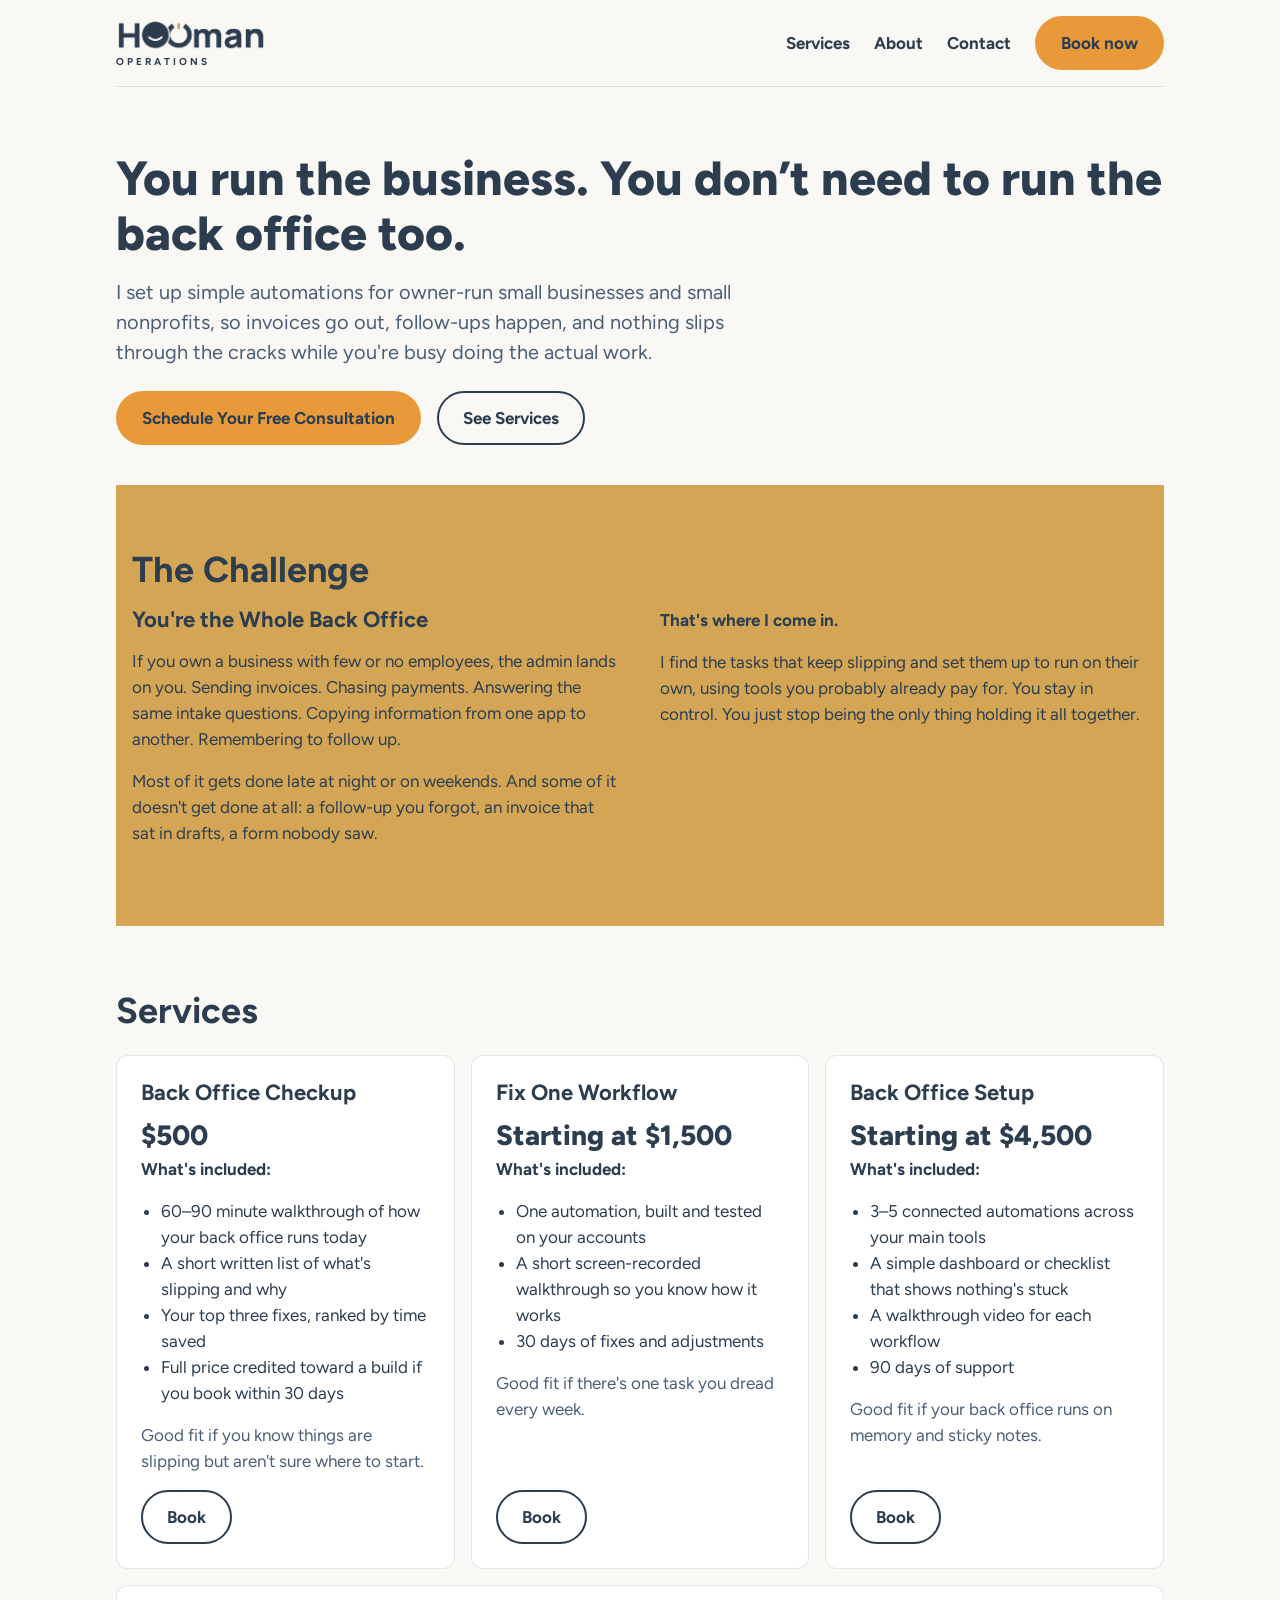
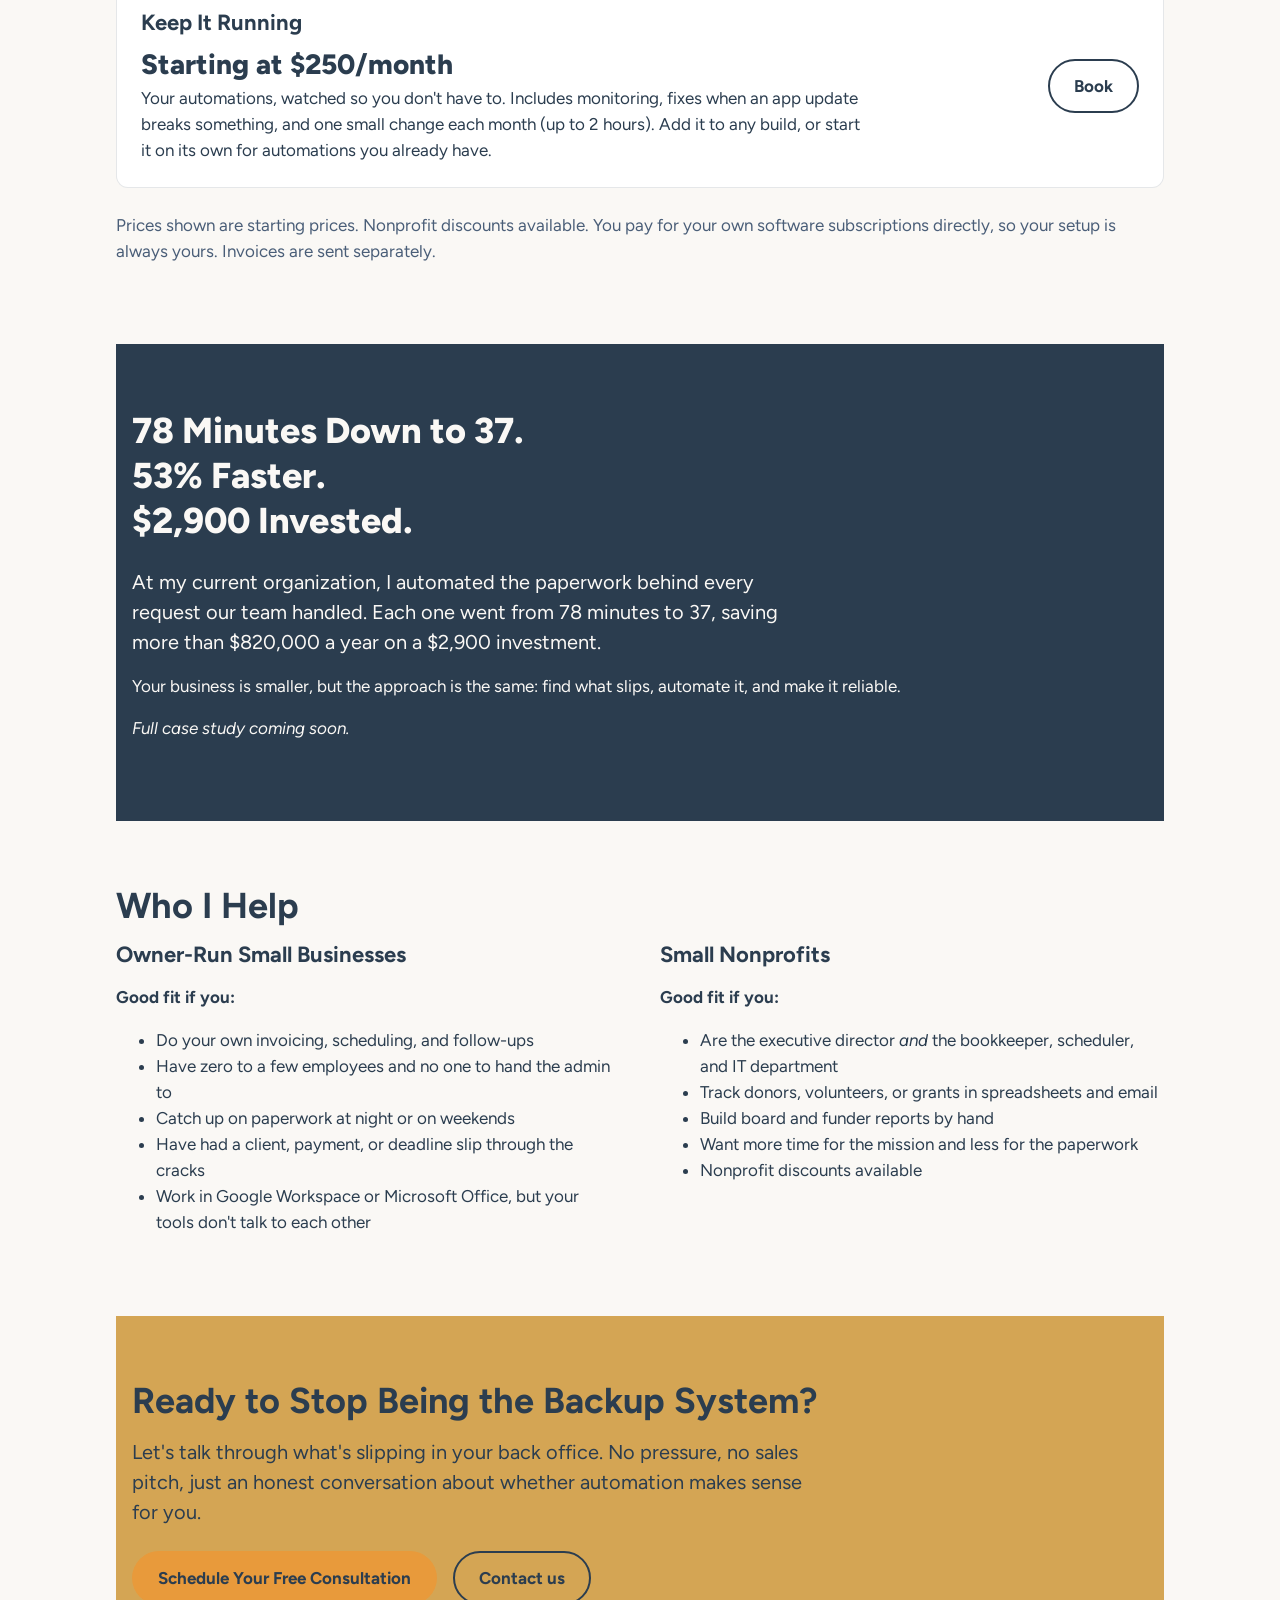
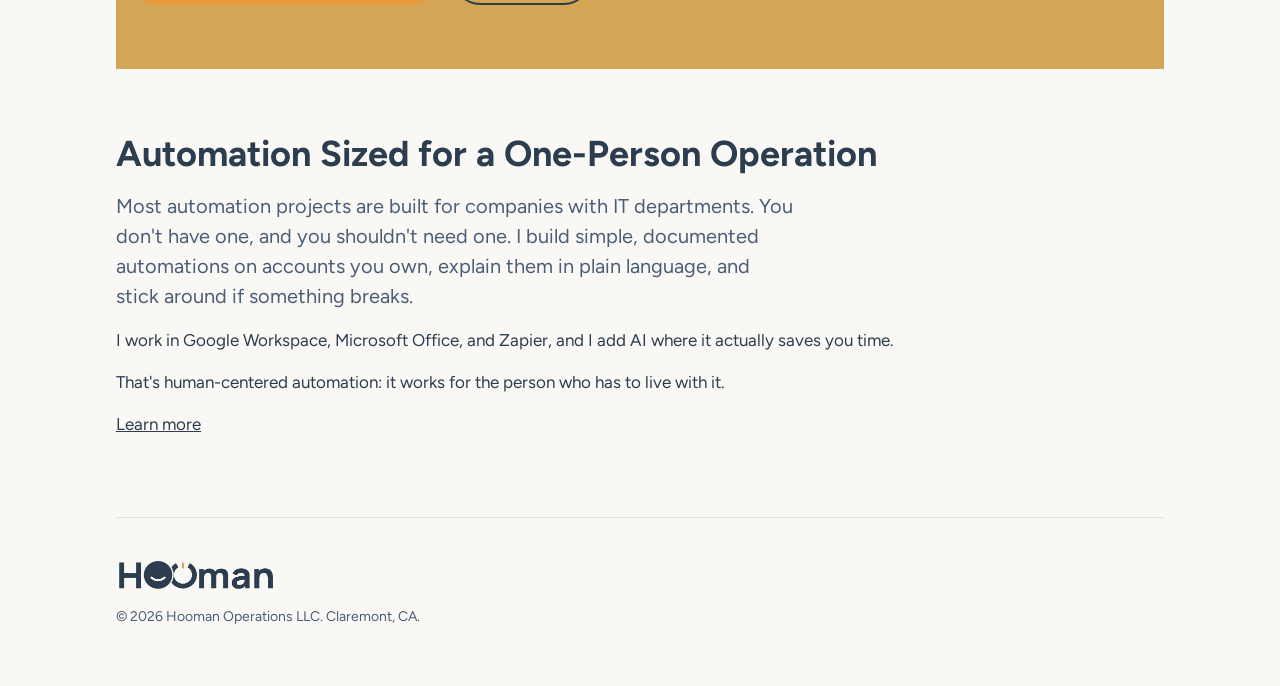
<file: index.html>
<!doctype html>
<html lang="en">
<head>
<meta charset="utf-8">
<meta name="viewport" content="width=device-width, initial-scale=1">
<title>Hooman Operations: Back-office automation for owner-run businesses</title>
<meta name="description" content="You run the business and the back office. I automate the invoices, follow-ups, and paperwork so fewer things slip and you get your evenings back.">
<link rel="preconnect" href="https://fonts.googleapis.com">
<link rel="preconnect" href="https://fonts.gstatic.com" crossorigin>
<link rel="stylesheet" href="https://fonts.googleapis.com/css2?family=Figtree:wght@400;700;800&display=swap">
<link rel="icon" type="image/svg+xml" href="assets/hooman-mark.svg">
<link rel="stylesheet" href="styles.css">
</head>
<body>
<div class="wrap">
  <header class="site-header">
    <a class="brand" href="index.html" aria-label="Hooman Operations home">
      <span class="brand-name"><img class="brand-lockup" src="assets/hooman-lockup.png" width="150" height="33" alt="Hooman"><span>OPERATIONS</span></span>
    </a>
    <nav class="nav" aria-label="Main">
      <a href="services.html">Services</a>
      <a href="about.html">About</a>
      <a href="contact.html">Contact</a>
      <a class="btn btn-primary" href="https://calendar.google.com/appointments/schedules/AcZssZ2_VvxZIFfbAgvoko3_PVBYzL5YbSTcOL3ePzEgZeG7tLObebaCt1iZmWo91R_sgkOnDjs3twGZ" target="_blank" rel="noopener">Book now</a>
    </nav>
  </header>

  <main>
    <section class="hero">
      <h1>You run the business. You don’t need to run the back office too.</h1>
      <p class="lede">I set up simple automations for owner-run small businesses and small nonprofits, so invoices go out, follow-ups happen, and nothing slips through the cracks while you're busy doing the actual work.</p>
      <div class="actions">
        <a class="btn btn-primary" href="https://calendar.google.com/appointments/schedules/AcZssZ2_VvxZIFfbAgvoko3_PVBYzL5YbSTcOL3ePzEgZeG7tLObebaCt1iZmWo91R_sgkOnDjs3twGZ" target="_blank" rel="noopener">Schedule Your Free Consultation</a>
        <a class="btn btn-secondary" href="services.html">See Services</a>
      </div>
    </section>

    <section class="band-gold">
      <div class="wrap">
        <h2>The Challenge</h2>
        <div class="two-col">
          <div>
            <h3>You're the Whole Back Office</h3>
            <p>If you own a business with few or no employees, the admin lands on you. Sending invoices. Chasing payments. Answering the same intake questions. Copying information from one app to another. Remembering to follow up.</p>
            <p>Most of it gets done late at night or on weekends. And some of it doesn't get done at all: a follow-up you forgot, an invoice that sat in drafts, a form nobody saw.</p>
          </div>
          <div>
            <p><strong>That's where I come in.</strong></p>
            <p>I find the tasks that keep slipping and set them up to run on their own, using tools you probably already pay for. You stay in control. You just stop being the only thing holding it all together.</p>
          </div>
        </div>
      </div>
    </section>

    <section>
      <h2>Services</h2>
      <div class="cards">
        <article class="card">
          <h3>Back Office Checkup</h3>
          <p class="price">$500</p>
          <p><strong>What's included:</strong></p>
          <ul>
            <li>60–90 minute walkthrough of how your back office runs today</li>
            <li>A short written list of what's slipping and why</li>
            <li>Your top three fixes, ranked by time saved</li>
            <li>Full price credited toward a build if you book within 30 days</li>
          </ul>
          <p class="muted">Good fit if you know things are slipping but aren't sure where to start.</p>
          <a class="btn btn-secondary" href="https://calendar.google.com/appointments/schedules/AcZssZ2_VvxZIFfbAgvoko3_PVBYzL5YbSTcOL3ePzEgZeG7tLObebaCt1iZmWo91R_sgkOnDjs3twGZ" target="_blank" rel="noopener">Book</a>
        </article>
        <article class="card">
          <h3>Fix One Workflow</h3>
          <p class="price">Starting at $1,500</p>
          <p><strong>What's included:</strong></p>
          <ul>
            <li>One automation, built and tested on your accounts</li>
            <li>A short screen-recorded walkthrough so you know how it works</li>
            <li>30 days of fixes and adjustments</li>
          </ul>
          <p class="muted">Good fit if there's one task you dread every week.</p>
          <a class="btn btn-secondary" href="https://calendar.google.com/appointments/schedules/AcZssZ2_VvxZIFfbAgvoko3_PVBYzL5YbSTcOL3ePzEgZeG7tLObebaCt1iZmWo91R_sgkOnDjs3twGZ" target="_blank" rel="noopener">Book</a>
        </article>
        <article class="card">
          <h3>Back Office Setup</h3>
          <p class="price">Starting at $4,500</p>
          <p><strong>What's included:</strong></p>
          <ul>
            <li>3–5 connected automations across your main tools</li>
            <li>A simple dashboard or checklist that shows nothing's stuck</li>
            <li>A walkthrough video for each workflow</li>
            <li>90 days of support</li>
          </ul>
          <p class="muted">Good fit if your back office runs on memory and sticky notes.</p>
          <a class="btn btn-secondary" href="https://calendar.google.com/appointments/schedules/AcZssZ2_VvxZIFfbAgvoko3_PVBYzL5YbSTcOL3ePzEgZeG7tLObebaCt1iZmWo91R_sgkOnDjs3twGZ" target="_blank" rel="noopener">Book</a>
        </article>
      </div>
      <article class="card card-strip">
        <div>
          <h3>Keep It Running</h3>
          <p class="price">Starting at $250/month</p>
          <p>Your automations, watched so you don't have to. Includes monitoring, fixes when an app update breaks something, and one small change each month (up to 2 hours). Add it to any build, or start it on its own for automations you already have.</p>
        </div>
        <a class="btn btn-secondary" href="https://calendar.google.com/appointments/schedules/AcZssZ2_VvxZIFfbAgvoko3_PVBYzL5YbSTcOL3ePzEgZeG7tLObebaCt1iZmWo91R_sgkOnDjs3twGZ" target="_blank" rel="noopener">Book</a>
      </article>
      <p class="muted" style="margin-top: 24px;">Prices shown are starting prices. Nonprofit discounts available. You pay for your own software subscriptions directly, so your setup is always yours. Invoices are sent separately.</p>
    </section>

    <section class="band-slate">
      <div class="wrap">
        <p class="stats">78 Minutes Down to 37.<br>53% Faster.<br>$2,900 Invested.</p>
        <p class="lede" style="color: var(--ivory);">At my current organization, I automated the paperwork behind every request our team handled. Each one went from 78 minutes to 37, saving more than $820,000 a year on a $2,900 investment.</p>
        <p>Your business is smaller, but the approach is the same: find what slips, automate it, and make it reliable.</p>
        <p class="muted" style="color: var(--ivory);"><em>Full case study coming soon.</em></p>
      </div>
    </section>

    <section>
      <h2>Who I Help</h2>
      <div class="two-col">
        <div>
          <h3>Owner-Run Small Businesses</h3>
          <p><strong>Good fit if you:</strong></p>
          <ul>
            <li>Do your own invoicing, scheduling, and follow-ups</li>
            <li>Have zero to a few employees and no one to hand the admin to</li>
            <li>Catch up on paperwork at night or on weekends</li>
            <li>Have had a client, payment, or deadline slip through the cracks</li>
            <li>Work in Google Workspace or Microsoft Office, but your tools don't talk to each other</li>
          </ul>
        </div>
        <div>
          <h3>Small Nonprofits</h3>
          <p><strong>Good fit if you:</strong></p>
          <ul>
            <li>Are the executive director <em>and</em> the bookkeeper, scheduler, and IT department</li>
            <li>Track donors, volunteers, or grants in spreadsheets and email</li>
            <li>Build board and funder reports by hand</li>
            <li>Want more time for the mission and less for the paperwork</li>
            <li>Nonprofit discounts available</li>
          </ul>
        </div>
      </div>
    </section>

    <section class="band-gold">
      <div class="wrap">
        <h2>Ready to Stop Being the Backup System?</h2>
        <p class="lede" style="color: var(--slate-deep);">Let's talk through what's slipping in your back office. No pressure, no sales pitch, just an honest conversation about whether automation makes sense for you.</p>
        <div class="actions" style="display:flex; gap: 16px; flex-wrap: wrap; margin-top: 24px;">
          <a class="btn btn-primary" href="https://calendar.google.com/appointments/schedules/AcZssZ2_VvxZIFfbAgvoko3_PVBYzL5YbSTcOL3ePzEgZeG7tLObebaCt1iZmWo91R_sgkOnDjs3twGZ" target="_blank" rel="noopener">Schedule Your Free Consultation</a>
          <a class="btn btn-secondary" href="contact.html">Contact us</a>
        </div>
      </div>
    </section>

    <section>
      <h2>Automation Sized for a One-Person Operation</h2>
      <p class="lede">Most automation projects are built for companies with IT departments. You don't have one, and you shouldn't need one. I build simple, documented automations on accounts you own, explain them in plain language, and stick around if something breaks.</p>
      <p>I work in Google Workspace, Microsoft Office, and Zapier, and I add AI where it actually saves you time.</p>
      <p>That's human-centered automation: it works for the person who has to live with it.</p>
      <p><a href="about.html">Learn more</a></p>
    </section>
  </main>

  <footer class="site-footer">
    <img class="footer-lockup" src="assets/hooman-lockup.png" width="160" height="35" alt="Hooman Operations">
    <p>&copy; 2026 Hooman Operations LLC. Claremont, CA.</p>
  </footer>
</div>
</body>
</html>
</file>
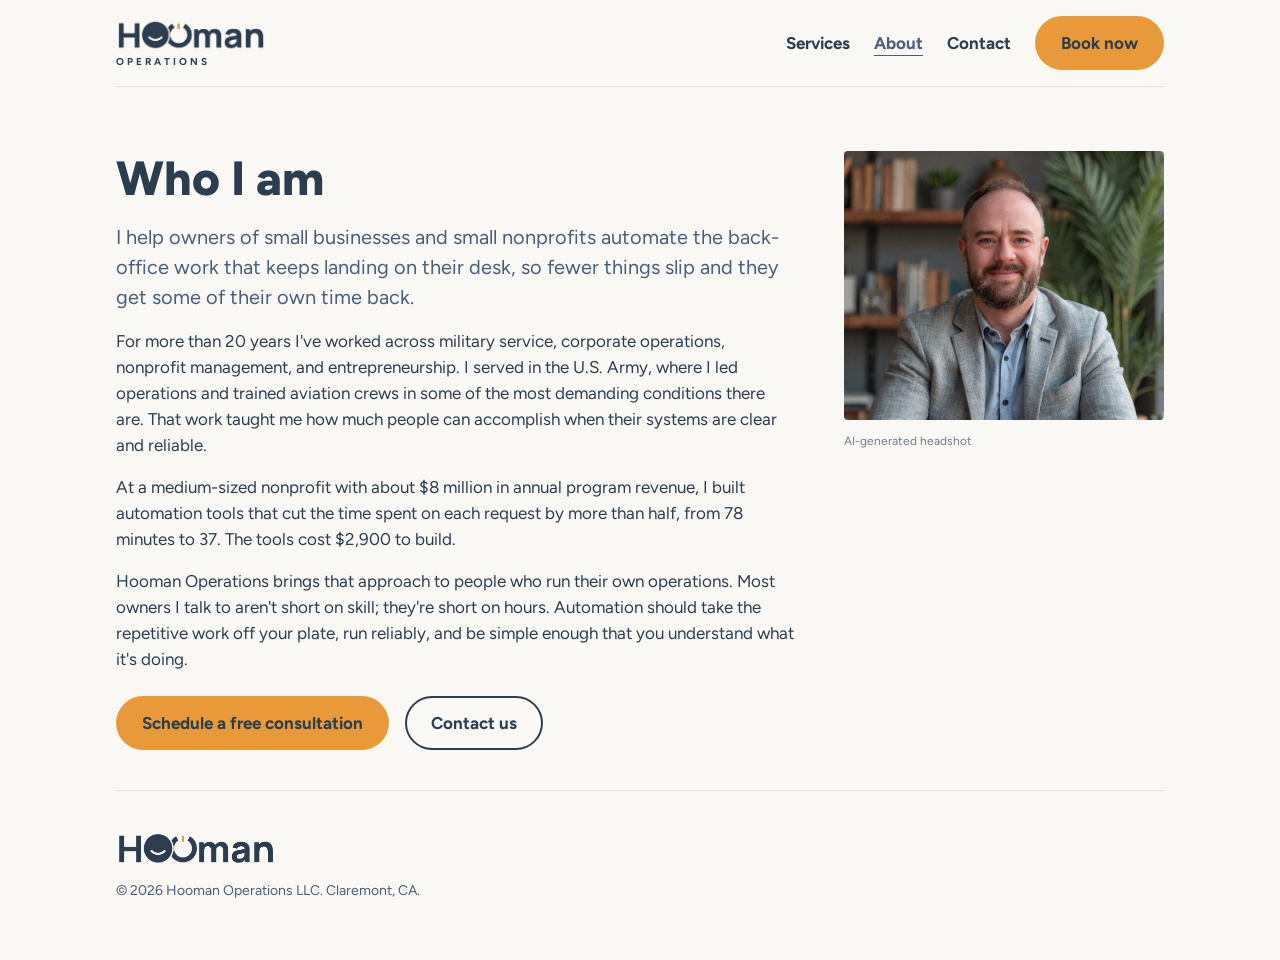
<file: about.html>
<!doctype html>
<html lang="en">
<head>
<meta charset="utf-8">
<meta name="viewport" content="width=device-width, initial-scale=1">
<title>About: Hooman Operations</title>
<meta name="description" content="About Hooman Operations, back-office automation for owner-run small businesses and small nonprofits.">
<link rel="preconnect" href="https://fonts.googleapis.com">
<link rel="preconnect" href="https://fonts.gstatic.com" crossorigin>
<link rel="stylesheet" href="https://fonts.googleapis.com/css2?family=Figtree:wght@400;700;800&display=swap">
<link rel="icon" type="image/svg+xml" href="assets/hooman-mark.svg">
<link rel="stylesheet" href="styles.css">
</head>
<body>
<div class="wrap">
  <header class="site-header">
    <a class="brand" href="index.html" aria-label="Hooman Operations home">
      <span class="brand-name"><img class="brand-lockup" src="assets/hooman-lockup.png" width="150" height="33" alt="Hooman"><span>OPERATIONS</span></span>
    </a>
    <nav class="nav" aria-label="Main">
      <a href="services.html">Services</a>
      <a href="about.html" aria-current="page">About</a>
      <a href="contact.html">Contact</a>
      <a class="btn btn-primary" href="https://calendar.google.com/appointments/schedules/AcZssZ2_VvxZIFfbAgvoko3_PVBYzL5YbSTcOL3ePzEgZeG7tLObebaCt1iZmWo91R_sgkOnDjs3twGZ" target="_blank" rel="noopener">Book now</a>
    </nav>
  </header>

  <main>
    <section class="hero about-layout">
      <figure class="about-photo">
        <img src="assets/headshot.jpg" width="800" height="672" alt="James Dreiling, founder of Hooman Operations">
        <figcaption>AI-generated headshot</figcaption>
      </figure>
      <div class="about-text">
      <h1>Who I am</h1>
      <p class="lede">I help owners of small businesses and small nonprofits automate the back-office work that keeps landing on their desk, so fewer things slip and they get some of their own time back.</p>
      <p>For more than 20 years I've worked across military service, corporate operations, nonprofit management, and entrepreneurship. I served in the U.S. Army, where I led operations and trained aviation crews in some of the most demanding conditions there are. That work taught me how much people can accomplish when their systems are clear and reliable.</p>
      <p>At a medium-sized nonprofit with about $8 million in annual program revenue, I built automation tools that cut the time spent on each request by more than half, from 78 minutes to 37. The tools cost $2,900 to build.</p>
      <p>Hooman Operations brings that approach to people who run their own operations. Most owners I talk to aren't short on skill; they're short on hours. Automation should take the repetitive work off your plate, run reliably, and be simple enough that you understand what it's doing.</p>
      <div class="actions" style="display:flex; gap: 16px; flex-wrap: wrap; margin-top: 24px;">
        <a class="btn btn-primary" href="https://calendar.google.com/appointments/schedules/AcZssZ2_VvxZIFfbAgvoko3_PVBYzL5YbSTcOL3ePzEgZeG7tLObebaCt1iZmWo91R_sgkOnDjs3twGZ" target="_blank" rel="noopener">Schedule a free consultation</a>
        <a class="btn btn-secondary" href="contact.html">Contact us</a>
      </div>
      </div>
    </section>
  </main>

  <footer class="site-footer">
    <img class="footer-lockup" src="assets/hooman-lockup.png" width="160" height="35" alt="Hooman Operations">
    <p>&copy; 2026 Hooman Operations LLC. Claremont, CA.</p>
  </footer>
</div>
</body>
</html>
</file>
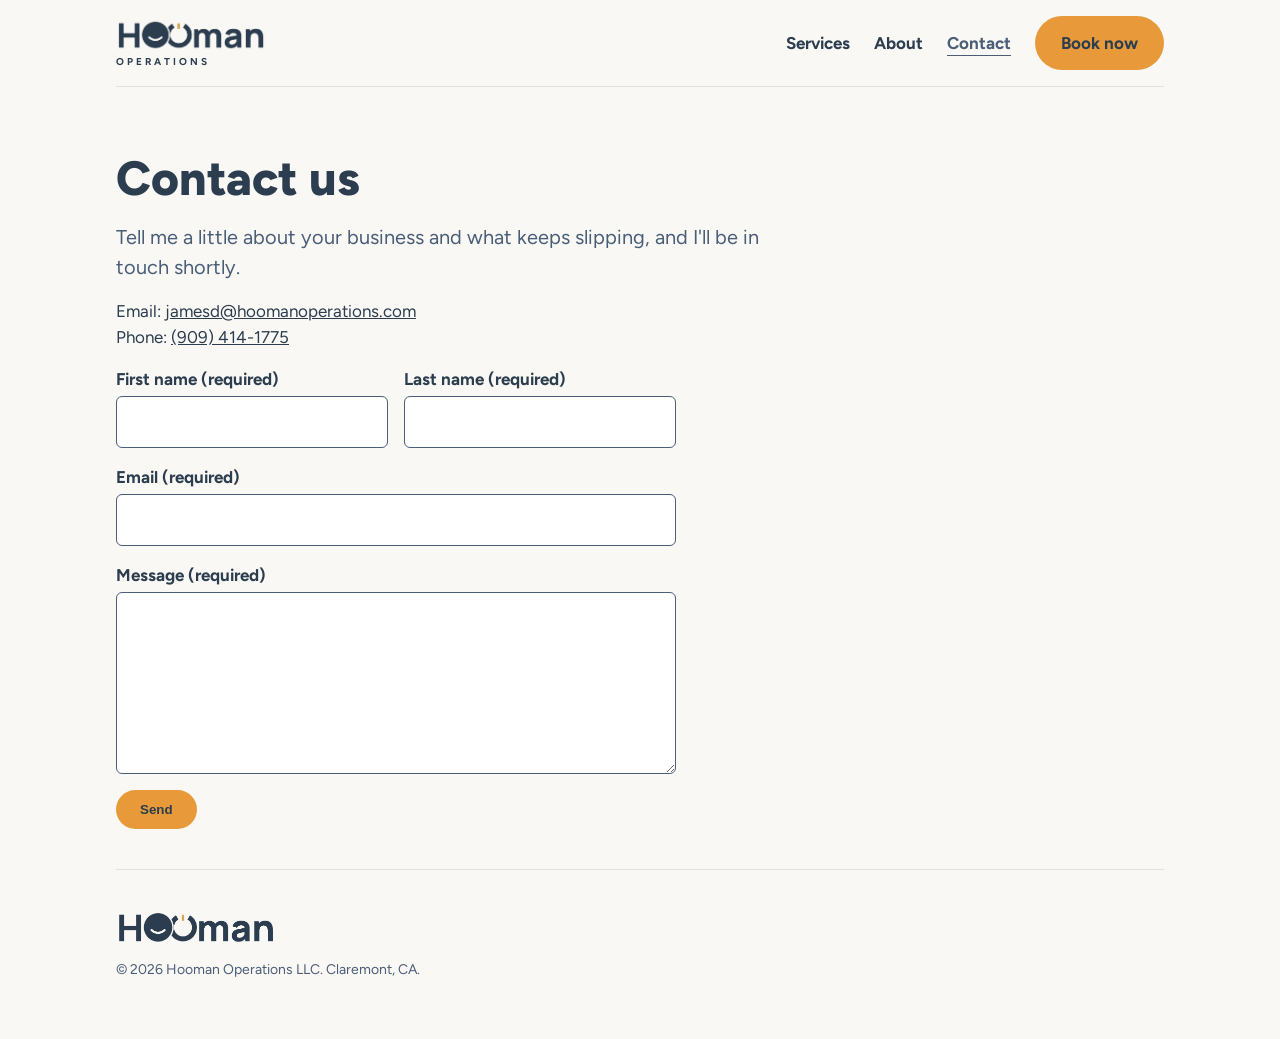
<file: contact.html>
<!doctype html>
<html lang="en">
<head>
<meta charset="utf-8">
<meta name="viewport" content="width=device-width, initial-scale=1">
<title>Contact: Hooman Operations</title>
<meta name="description" content="Contact Hooman Operations about back-office automation for your small business or small nonprofit.">
<link rel="preconnect" href="https://fonts.googleapis.com">
<link rel="preconnect" href="https://fonts.gstatic.com" crossorigin>
<link rel="stylesheet" href="https://fonts.googleapis.com/css2?family=Figtree:wght@400;700;800&display=swap">
<link rel="icon" type="image/svg+xml" href="assets/hooman-mark.svg">
<link rel="stylesheet" href="styles.css">
</head>
<body>
<div class="wrap">
  <header class="site-header">
    <a class="brand" href="index.html" aria-label="Hooman Operations home">
      <span class="brand-name"><img class="brand-lockup" src="assets/hooman-lockup.png" width="150" height="33" alt="Hooman"><span>OPERATIONS</span></span>
    </a>
    <nav class="nav" aria-label="Main">
      <a href="services.html">Services</a>
      <a href="about.html">About</a>
      <a href="contact.html" aria-current="page">Contact</a>
      <a class="btn btn-primary" href="https://calendar.google.com/appointments/schedules/AcZssZ2_VvxZIFfbAgvoko3_PVBYzL5YbSTcOL3ePzEgZeG7tLObebaCt1iZmWo91R_sgkOnDjs3twGZ" target="_blank" rel="noopener">Book now</a>
    </nav>
  </header>

  <main>
    <section class="hero">
      <h1>Contact us</h1>
      <p class="lede">Tell me a little about your business and what keeps slipping, and I'll be in touch shortly.</p>
      <p>Email: <a href="mailto:jamesd@hoomanoperations.com">jamesd@hoomanoperations.com</a><br>Phone: <a href="tel:+19094141775">(909) 414-1775</a></p>
      <form action="https://formspree.io/f/mvkkzply" method="POST">
        <p hidden><label>Leave this empty<input type="text" name="_gotcha" tabindex="-1" autocomplete="off"></label></p>
        <div class="two-col" style="gap: 16px;">
          <label>First name (required)
            <input type="text" name="first_name" required autocomplete="given-name">
          </label>
          <label>Last name (required)
            <input type="text" name="last_name" required autocomplete="family-name">
          </label>
        </div>
        <label>Email (required)
          <input type="email" name="email" required autocomplete="email">
        </label>
        <label>Message (required)
          <textarea name="message" rows="6" required></textarea>
        </label>
        <div>
          <button class="btn btn-primary" type="submit" style="border: 0; cursor: pointer;">Send</button>
        </div>
      </form>
    </section>
  </main>

  <footer class="site-footer">
    <img class="footer-lockup" src="assets/hooman-lockup.png" width="160" height="35" alt="Hooman Operations">
    <p>&copy; 2026 Hooman Operations LLC. Claremont, CA.</p>
  </footer>
</div>
</body>
</html>
</file>
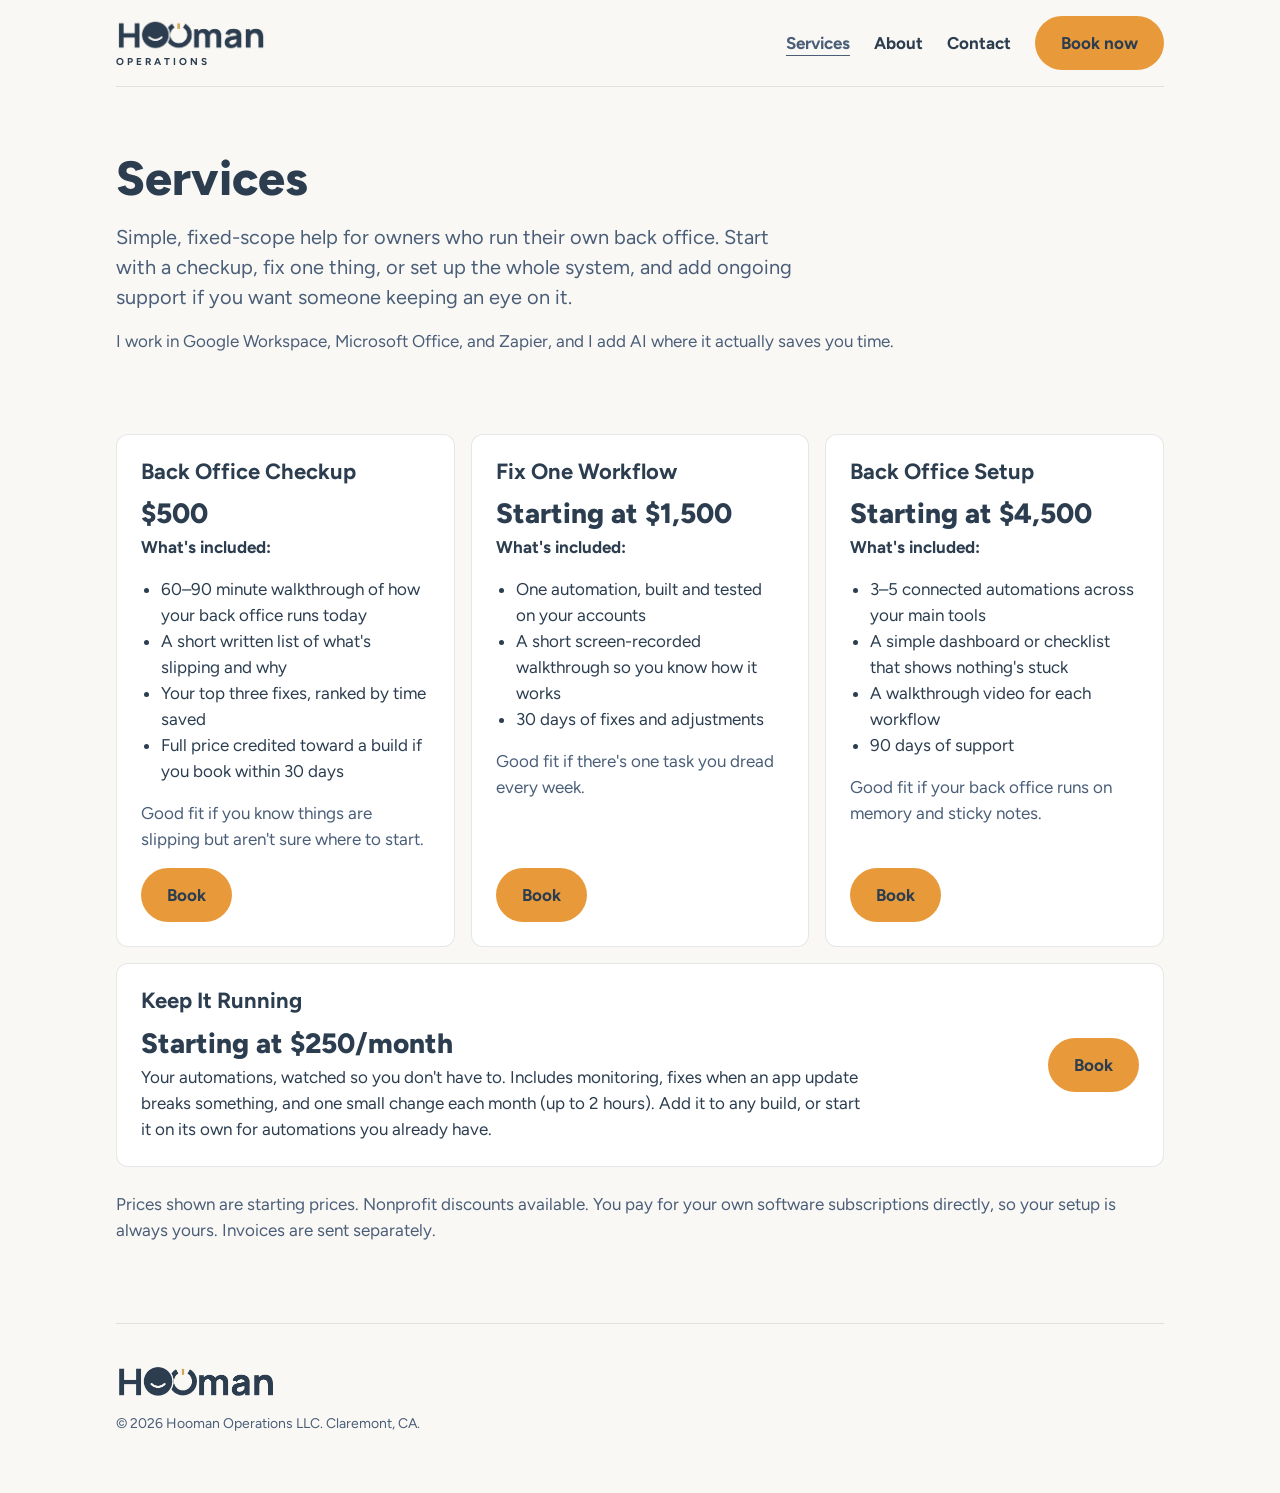
<file: services.html>
<!doctype html>
<html lang="en">
<head>
<meta charset="utf-8">
<meta name="viewport" content="width=device-width, initial-scale=1">
<title>Services: Hooman Operations</title>
<meta name="description" content="Back Office Checkup, Fix One Workflow, Back Office Setup, and Keep It Running from Hooman Operations.">
<link rel="preconnect" href="https://fonts.googleapis.com">
<link rel="preconnect" href="https://fonts.gstatic.com" crossorigin>
<link rel="stylesheet" href="https://fonts.googleapis.com/css2?family=Figtree:wght@400;700;800&display=swap">
<link rel="icon" type="image/svg+xml" href="assets/hooman-mark.svg">
<link rel="stylesheet" href="styles.css">
</head>
<body>
<div class="wrap">
  <header class="site-header">
    <a class="brand" href="index.html" aria-label="Hooman Operations home">
      <span class="brand-name"><img class="brand-lockup" src="assets/hooman-lockup.png" width="150" height="33" alt="Hooman"><span>OPERATIONS</span></span>
    </a>
    <nav class="nav" aria-label="Main">
      <a href="services.html" aria-current="page">Services</a>
      <a href="about.html">About</a>
      <a href="contact.html">Contact</a>
      <a class="btn btn-primary" href="https://calendar.google.com/appointments/schedules/AcZssZ2_VvxZIFfbAgvoko3_PVBYzL5YbSTcOL3ePzEgZeG7tLObebaCt1iZmWo91R_sgkOnDjs3twGZ" target="_blank" rel="noopener">Book now</a>
    </nav>
  </header>

  <main>
    <section class="hero">
      <h1>Services</h1>
      <p class="lede">Simple, fixed-scope help for owners who run their own back office. Start with a checkup, fix one thing, or set up the whole system, and add ongoing support if you want someone keeping an eye on it.</p>
      <p class="muted">I work in Google Workspace, Microsoft Office, and Zapier, and I add AI where it actually saves you time.</p>
    </section>

    <section style="padding-top: 0;">
      <div class="cards">
        <article class="card">
          <h3>Back Office Checkup</h3>
          <p class="price">$500</p>
          <p><strong>What's included:</strong></p>
          <ul>
            <li>60–90 minute walkthrough of how your back office runs today</li>
            <li>A short written list of what's slipping and why</li>
            <li>Your top three fixes, ranked by time saved</li>
            <li>Full price credited toward a build if you book within 30 days</li>
          </ul>
          <p class="muted">Good fit if you know things are slipping but aren't sure where to start.</p>
          <a class="btn btn-primary" href="https://calendar.google.com/appointments/schedules/AcZssZ2_VvxZIFfbAgvoko3_PVBYzL5YbSTcOL3ePzEgZeG7tLObebaCt1iZmWo91R_sgkOnDjs3twGZ" target="_blank" rel="noopener">Book</a>
        </article>
        <article class="card">
          <h3>Fix One Workflow</h3>
          <p class="price">Starting at $1,500</p>
          <p><strong>What's included:</strong></p>
          <ul>
            <li>One automation, built and tested on your accounts</li>
            <li>A short screen-recorded walkthrough so you know how it works</li>
            <li>30 days of fixes and adjustments</li>
          </ul>
          <p class="muted">Good fit if there's one task you dread every week.</p>
          <a class="btn btn-primary" href="https://calendar.google.com/appointments/schedules/AcZssZ2_VvxZIFfbAgvoko3_PVBYzL5YbSTcOL3ePzEgZeG7tLObebaCt1iZmWo91R_sgkOnDjs3twGZ" target="_blank" rel="noopener">Book</a>
        </article>
        <article class="card">
          <h3>Back Office Setup</h3>
          <p class="price">Starting at $4,500</p>
          <p><strong>What's included:</strong></p>
          <ul>
            <li>3–5 connected automations across your main tools</li>
            <li>A simple dashboard or checklist that shows nothing's stuck</li>
            <li>A walkthrough video for each workflow</li>
            <li>90 days of support</li>
          </ul>
          <p class="muted">Good fit if your back office runs on memory and sticky notes.</p>
          <a class="btn btn-primary" href="https://calendar.google.com/appointments/schedules/AcZssZ2_VvxZIFfbAgvoko3_PVBYzL5YbSTcOL3ePzEgZeG7tLObebaCt1iZmWo91R_sgkOnDjs3twGZ" target="_blank" rel="noopener">Book</a>
        </article>
      </div>
      <article class="card card-strip">
        <div>
          <h3>Keep It Running</h3>
          <p class="price">Starting at $250/month</p>
          <p>Your automations, watched so you don't have to. Includes monitoring, fixes when an app update breaks something, and one small change each month (up to 2 hours). Add it to any build, or start it on its own for automations you already have.</p>
        </div>
        <a class="btn btn-primary" href="https://calendar.google.com/appointments/schedules/AcZssZ2_VvxZIFfbAgvoko3_PVBYzL5YbSTcOL3ePzEgZeG7tLObebaCt1iZmWo91R_sgkOnDjs3twGZ" target="_blank" rel="noopener">Book</a>
      </article>
      <p class="muted" style="margin-top: 24px;">Prices shown are starting prices. Nonprofit discounts available. You pay for your own software subscriptions directly, so your setup is always yours. Invoices are sent separately.</p>
    </section>
  </main>

  <footer class="site-footer">
    <img class="footer-lockup" src="assets/hooman-lockup.png" width="160" height="35" alt="Hooman Operations">
    <p>&copy; 2026 Hooman Operations LLC. Claremont, CA.</p>
  </footer>
</div>
</body>
</html>
</file>
<file: styles.css>
/* Hooman Operations: brand tokens from the brand record */
:root {
  --ivory: #FAF8F5;
  --slate-deep: #2B3D4F;
  --slate-blue: #4A5E78;
  --gold: #D4A554;
  --orange: #E89A3B;
  --radius-sm: 6px;
  --radius-md: 12px;
  --radius-pill: 999px;
  --space-1: 4px;
  --space-2: 8px;
  --space-3: 16px;
  --space-4: 24px;
  --space-5: 40px;
  --space-6: 64px;
}

* { box-sizing: border-box; }

body {
  margin: 0;
  background: var(--ivory);
  color: var(--slate-deep);
  font-family: "Figtree", system-ui, sans-serif;
  font-size: 17px;
  line-height: 26px;
}

img, svg { display: block; max-width: 100%; }

a { color: var(--slate-deep); }

.wrap {
  max-width: 1080px;
  margin: 0 auto;
  padding: 0 var(--space-3);
}

/* Header */
.site-header {
  display: flex;
  align-items: center;
  justify-content: space-between;
  gap: var(--space-4);
  padding: var(--space-3) 0;
  border-bottom: 1px solid rgba(43, 61, 79, 0.12);
}

.brand {
  display: flex;
  align-items: center;
  gap: var(--space-2);
  text-decoration: none;
}

.brand-name {
  display: flex;
  flex-direction: column;
  line-height: 1;
}

.brand-lockup { display: block; width: 150px; height: auto; }
.brand-name span { font-size: 10px; font-weight: 700; letter-spacing: 3px; margin-top: 6px; }

.nav {
  display: flex;
  align-items: center;
  gap: var(--space-4);
}

.nav a { text-decoration: none; font-weight: 700; }
.nav a[aria-current="page"] { color: var(--slate-blue); text-decoration: underline; text-underline-offset: 6px; }

/* Buttons */
.btn {
  display: inline-block;
  padding: 12px 24px;
  border-radius: var(--radius-pill);
  font-weight: 700;
  text-decoration: none;
  border: 2px solid transparent;
}

.btn-primary { background: var(--orange); color: var(--slate-deep); }
.btn-secondary { border-color: var(--slate-deep); color: var(--slate-deep); }

.btn:focus-visible,
.nav a:focus-visible,
input:focus-visible,
textarea:focus-visible {
  outline: 3px solid var(--slate-blue);
  outline-offset: 3px;
}

/* Sections */
section { padding: var(--space-6) 0; }

h1, h2, h3 { line-height: 1.15; margin: 0 0 var(--space-3); }
h1 { font-size: 48px; font-weight: 800; }
h2 { font-size: 36px; font-weight: 700; }
h3 { font-size: 22px; font-weight: 700; }

p { margin: 0 0 var(--space-3); }

.lede { font-size: 20px; line-height: 30px; color: var(--slate-blue); max-width: 680px; }

.hero { padding: var(--space-6) 0 var(--space-5); }
.hero .actions { display: flex; flex-wrap: wrap; gap: var(--space-3); margin-top: var(--space-4); }

.band-gold { background: var(--gold); color: var(--slate-deep); }
.band-slate { background: var(--slate-deep); color: var(--ivory); }
.band-slate a { color: var(--ivory); }

/* Cards */
.cards {
  display: grid;
  grid-template-columns: repeat(3, minmax(0, 1fr));
  gap: var(--space-3);
  margin-top: var(--space-4);
}

.card {
  background: #FFFFFF;
  border: 1px solid rgba(43, 61, 79, 0.12);
  border-radius: var(--radius-md);
  padding: var(--space-4);
  display: flex;
  flex-direction: column;
}

.card .price { font-size: 28px; font-weight: 800; margin-bottom: var(--space-2); }
.card ul { padding-left: 20px; margin: 0 0 var(--space-3); }
.card .btn { margin-top: auto; align-self: flex-start; }

.two-col {
  display: grid;
  grid-template-columns: repeat(2, minmax(0, 1fr));
  gap: var(--space-5);
}

.stats { font-size: 36px; font-weight: 800; line-height: 1.25; margin: 0 0 var(--space-4); }

.muted { color: var(--slate-blue); }

/* Form */
form { display: grid; gap: var(--space-3); max-width: 560px; }
label { display: grid; gap: var(--space-1); font-weight: 700; }
input, textarea {
  font: inherit;
  padding: 12px;
  border: 1px solid var(--slate-blue);
  border-radius: var(--radius-sm);
  background: #FFFFFF;
  color: var(--slate-deep);
}

/* Footer */
.site-footer {
  padding: var(--space-5) 0;
  border-top: 1px solid rgba(43, 61, 79, 0.12);
  font-size: 14px;
  color: var(--slate-blue);
}

.footer-lockup { display: block; width: 160px; height: auto; margin-bottom: 12px; }

.about-layout { display: grid; grid-template-columns: 1fr 320px; gap: 48px; align-items: start; }
.about-text { grid-column: 1; grid-row: 1; }
.about-photo { grid-column: 2; grid-row: 1; margin: 0; }
.about-photo img { display: block; width: 100%; height: auto; border-radius: 4px; }
.about-photo figcaption { font-size: 12px; color: var(--slate-blue); margin-top: 8px; opacity: 0.8; }

@media (max-width: 800px) {
  h1 { font-size: 36px; }
  .cards, .two-col { grid-template-columns: 1fr; }
  .about-layout { grid-template-columns: 1fr; }
  .about-text, .about-photo { grid-column: 1; grid-row: auto; }
  .brand-lockup { width: 120px; }
  .site-header { flex-wrap: wrap; row-gap: 16px; }
  .nav { flex-wrap: wrap; gap: 12px 16px; justify-content: flex-end; }
  .about-photo { max-width: 360px; }
}

/* Full-width retainer strip below the service cards */
.card-strip {
  margin-top: var(--space-3);
  flex-direction: row;
  align-items: center;
  justify-content: space-between;
  gap: var(--space-4);
}
.card-strip p:last-child { margin-bottom: 0; max-width: 720px; }
.card-strip .btn { margin-top: 0; align-self: center; flex-shrink: 0; }
@media (max-width: 800px) {
  .card-strip { flex-direction: column; align-items: flex-start; }
  .card-strip .btn { align-self: flex-start; }
}
</file>
